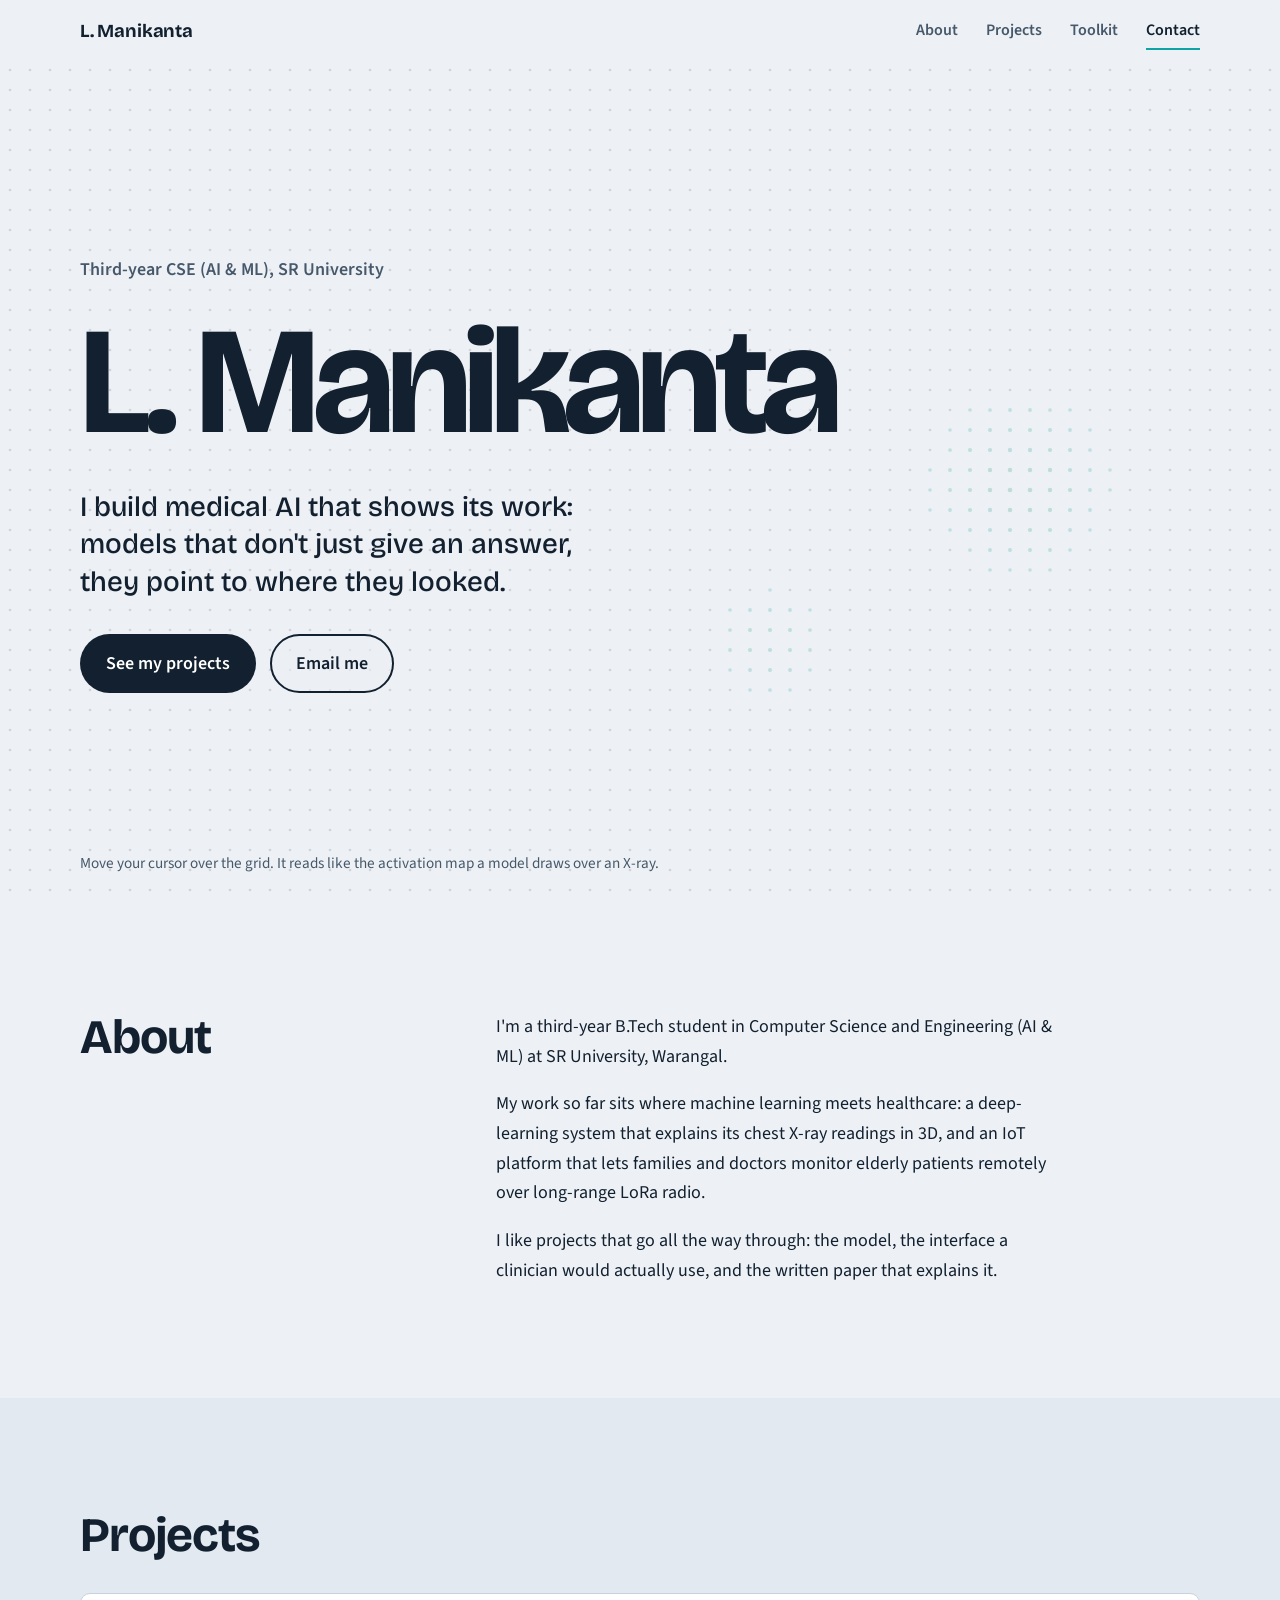
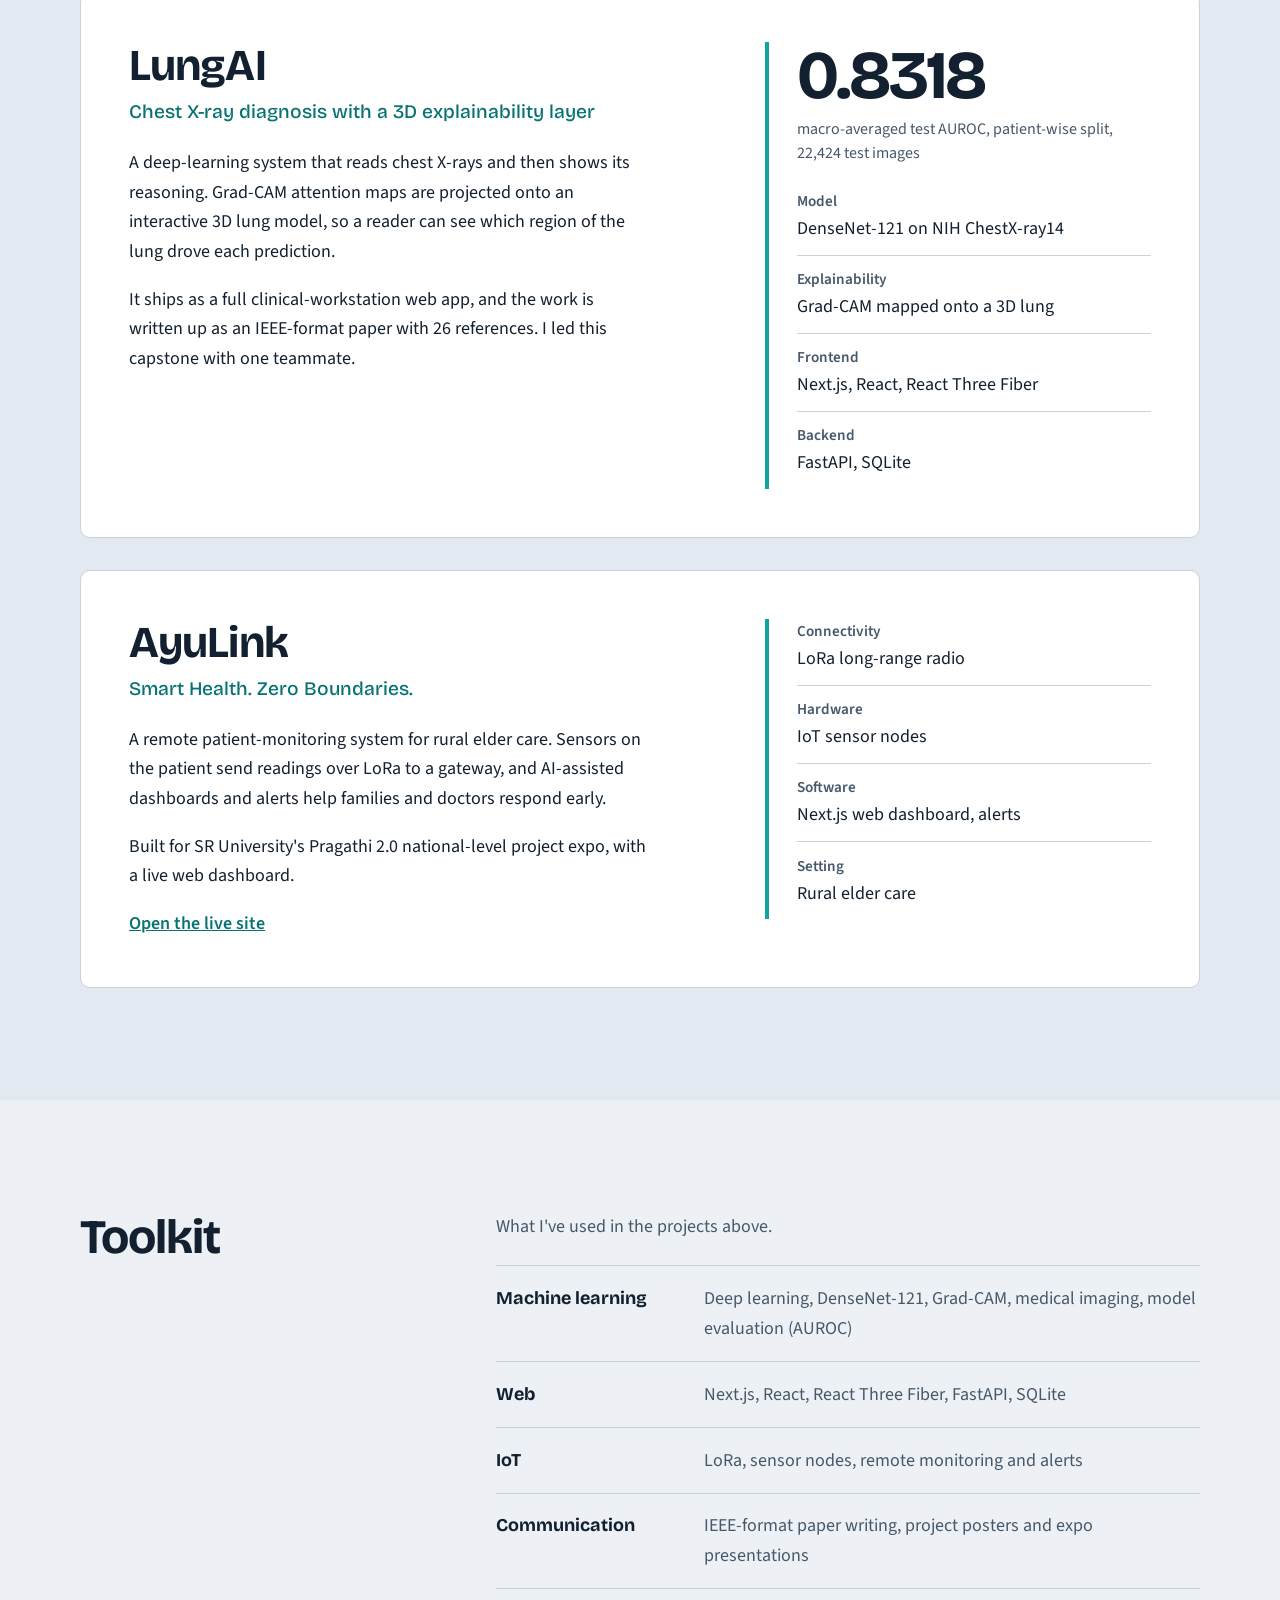
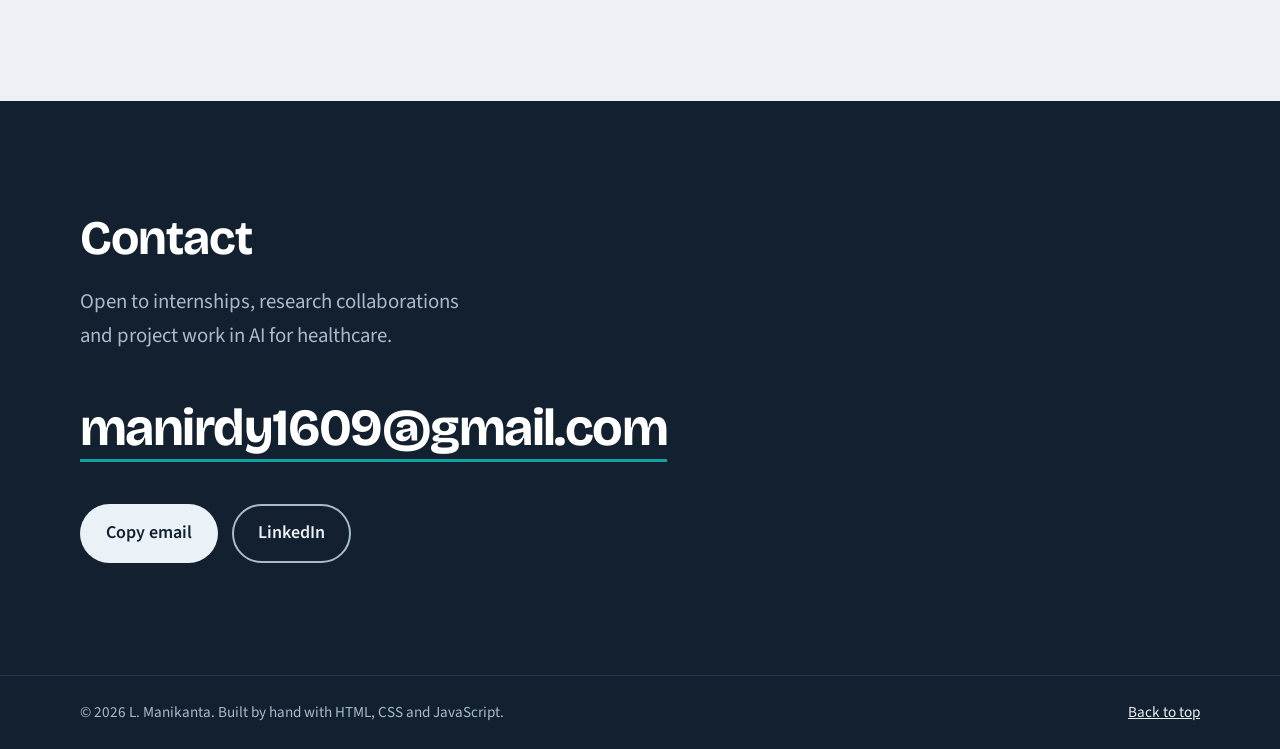
<file: index.html>
<!DOCTYPE html>
<html lang="en">
<head>
  <meta charset="utf-8">
  <meta name="viewport" content="width=device-width, initial-scale=1">
  <title>L. Manikanta | AI &amp; ML Student, SR University</title>
  <meta name="description" content="Portfolio of L. Manikanta, a third-year CSE (AI &amp; ML) student at SR University building medical AI and IoT healthcare systems.">
  <meta name="theme-color" content="#EDF1F5">
  <meta property="og:title" content="L. Manikanta | AI &amp; ML Student">
  <meta property="og:description" content="Medical AI that shows its work: LungAI and AyuLink.">
  <meta property="og:type" content="website">
  <link rel="icon" href="favicon.svg" type="image/svg+xml">
  <link rel="preconnect" href="https://fonts.googleapis.com">
  <link rel="preconnect" href="https://fonts.gstatic.com" crossorigin>
  <link href="https://fonts.googleapis.com/css2?family=Bricolage+Grotesque:opsz,wght@12..96,500;12..96,700&family=Source+Sans+3:wght@400;600&display=swap" rel="stylesheet">
  <link rel="stylesheet" href="style.css">
</head>
<body>
  <a class="skip" href="#main">Skip to content</a>

  <header class="site-header" id="top">
    <div class="wrap bar">
      <a class="brand" href="#top" aria-label="L. Manikanta, back to top">L. Manikanta</a>
      <button class="menu-btn" aria-expanded="false" aria-controls="nav">Menu</button>
      <nav id="nav" class="nav" aria-label="Primary">
        <a href="#about">About</a>
        <a href="#projects">Projects</a>
        <a href="#toolkit">Toolkit</a>
        <a href="#contact">Contact</a>
      </nav>
    </div>
  </header>

  <main id="main">
    <!-- HERO -->
    <section class="hero" id="hero">
      <canvas id="heat" aria-hidden="true"></canvas>
      <div class="wrap hero-inner">
        <p class="hero-kicker">Third-year CSE (AI &amp; ML), SR University</p>
        <h1>L. Manikanta</h1>
        <p class="hero-lead">I build medical AI that shows its work: models that don't just give an answer, they point to where they looked.</p>
        <div class="hero-actions">
          <a class="btn btn-primary" href="#projects">See my projects</a>
          <a class="btn btn-ghost" href="mailto:manirdy1609@gmail.com">Email me</a>
        </div>
      </div>
      <p class="hero-hint wrap">Move your cursor over the grid. It reads like the activation map a model draws over an X-ray.</p>
    </section>

    <!-- ABOUT -->
    <section class="section" id="about">
      <div class="wrap split">
        <h2>About</h2>
        <div class="prose">
          <p>I'm a third-year B.Tech student in Computer Science and Engineering (AI &amp; ML) at SR University, Warangal.</p>
          <p>My work so far sits where machine learning meets healthcare: a deep-learning system that explains its chest X-ray readings in 3D, and an IoT platform that lets families and doctors monitor elderly patients remotely over long-range LoRa radio.</p>
          <p>I like projects that go all the way through: the model, the interface a clinician would actually use, and the written paper that explains it.</p>
        </div>
      </div>
    </section>

    <!-- PROJECTS -->
    <section class="section section-tint" id="projects">
      <div class="wrap">
        <h2>Projects</h2>

        <article class="project">
          <div class="project-main">
            <h3>LungAI</h3>
            <p class="project-sub">Chest X-ray diagnosis with a 3D explainability layer</p>
            <p>A deep-learning system that reads chest X-rays and then shows its reasoning. Grad-CAM attention maps are projected onto an interactive 3D lung model, so a reader can see which region of the lung drove each prediction.</p>
            <p>It ships as a full clinical-workstation web app, and the work is written up as an IEEE-format paper with 26 references. I led this capstone with one teammate.</p>
          </div>
          <aside class="project-side" aria-label="LungAI key facts">
            <p class="metric"><span class="metric-num">0.8318</span><span class="metric-label">macro-averaged test AUROC, patient-wise split, 22,424 test images</span></p>
            <dl class="facts">
              <div><dt>Model</dt><dd>DenseNet-121 on NIH ChestX-ray14</dd></div>
              <div><dt>Explainability</dt><dd>Grad-CAM mapped onto a 3D lung</dd></div>
              <div><dt>Frontend</dt><dd>Next.js, React, React Three Fiber</dd></div>
              <div><dt>Backend</dt><dd>FastAPI, SQLite</dd></div>
            </dl>
          </aside>
        </article>

        <article class="project">
          <div class="project-main">
            <h3>AyuLink</h3>
            <p class="project-sub">Smart Health. Zero Boundaries.</p>
            <p>A remote patient-monitoring system for rural elder care. Sensors on the patient send readings over LoRa to a gateway, and AI-assisted dashboards and alerts help families and doctors respond early.</p>
            <p>Built for SR University's Pragathi 2.0 national-level project expo, with a live web dashboard.</p>
            <p><a class="link" href="https://fight-club-ht-01.vercel.app/" target="_blank" rel="noopener">Open the live site</a></p>
          </div>
          <aside class="project-side" aria-label="AyuLink key facts">
            <dl class="facts">
              <div><dt>Connectivity</dt><dd>LoRa long-range radio</dd></div>
              <div><dt>Hardware</dt><dd>IoT sensor nodes</dd></div>
              <div><dt>Software</dt><dd>Next.js web dashboard, alerts</dd></div>
              <div><dt>Setting</dt><dd>Rural elder care</dd></div>
            </dl>
          </aside>
        </article>
      </div>
    </section>

    <!-- TOOLKIT -->
    <section class="section" id="toolkit">
      <div class="wrap split">
        <h2>Toolkit</h2>
        <div>
          <p class="prose-lead">What I've used in the projects above.</p>
          <dl class="toolkit">
            <div><dt>Machine learning</dt><dd>Deep learning, DenseNet-121, Grad-CAM, medical imaging, model evaluation (AUROC)</dd></div>
            <div><dt>Web</dt><dd>Next.js, React, React Three Fiber, FastAPI, SQLite</dd></div>
            <div><dt>IoT</dt><dd>LoRa, sensor nodes, remote monitoring and alerts</dd></div>
            <div><dt>Communication</dt><dd>IEEE-format paper writing, project posters and expo presentations</dd></div>
          </dl>
        </div>
      </div>
    </section>

    <!-- CONTACT -->
    <section class="section section-ink" id="contact">
      <div class="wrap">
        <h2>Contact</h2>
        <p class="contact-lead">Open to internships, research collaborations and project work in AI for healthcare.</p>
        <p class="contact-mail">
          <a href="mailto:manirdy1609@gmail.com" id="mail">manirdy1609@gmail.com</a>
        </p>
        <div class="contact-actions">
          <button class="btn btn-light" id="copy" type="button">Copy email</button>
          <a class="btn btn-outline" href="https://www.linkedin.com/in/manikanta-reddy-93186135a" target="_blank" rel="noopener">LinkedIn</a>
        </div>
        <p class="sr-only" id="copy-status" role="status" aria-live="polite"></p>
      </div>
    </section>
  </main>

  <footer class="site-footer">
    <div class="wrap">
      <p>&copy; <span id="year">2026</span> L. Manikanta. Built by hand with HTML, CSS and JavaScript.</p>
      <p><a href="#top">Back to top</a></p>
    </div>
  </footer>

  <script src="main.js"></script>
</body>
</html>
</file>
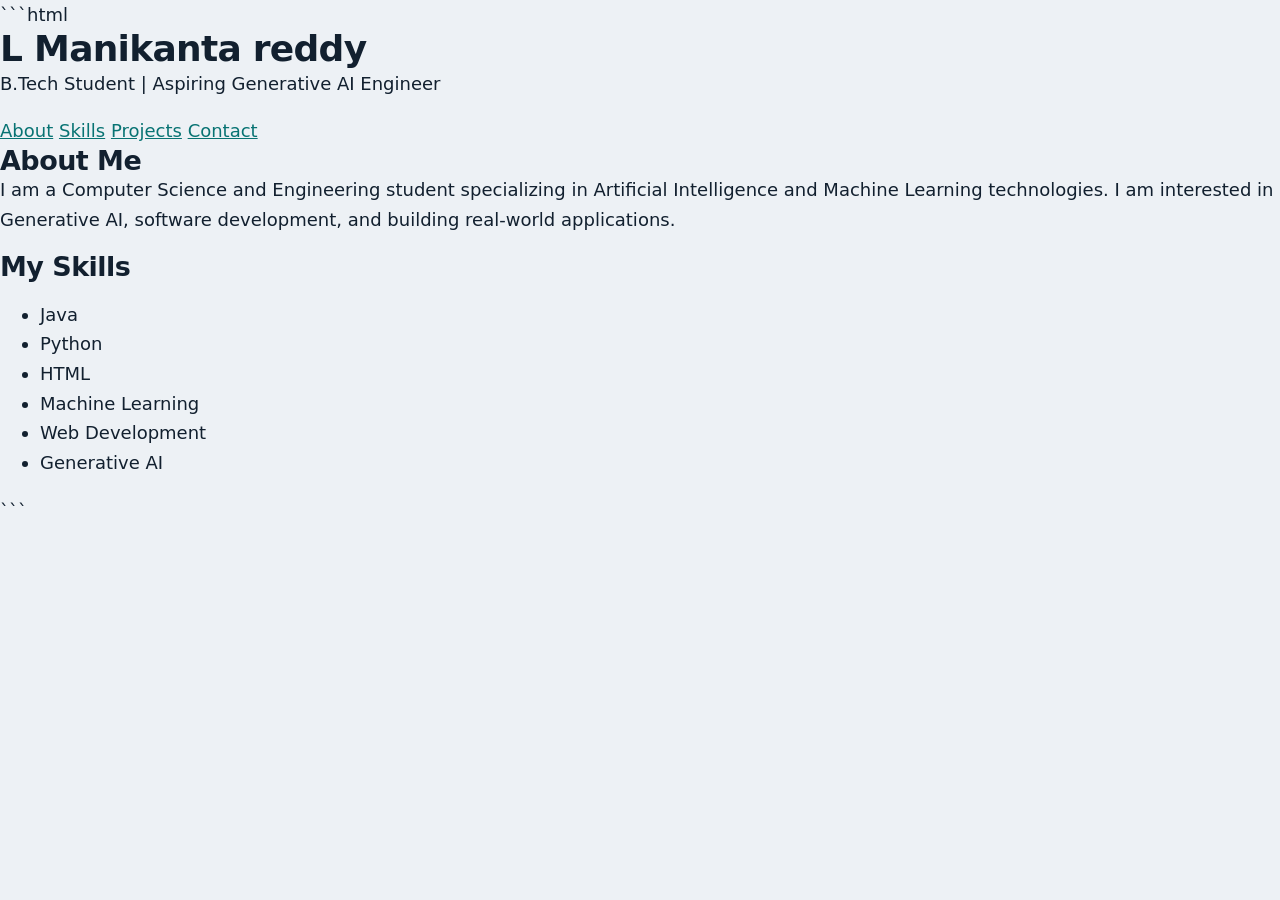
<file: helloo.html>
```html
<!DOCTYPE html>
<html lang="en">
<head>
    <meta charset="UTF-8">
    <meta name="viewport" content="width=device-width, initial-scale=1.0">
    <title>Umender | Portfolio</title>
    <link rel="stylesheet" href="style.css">
</head>
<body>

    <header>
        <h1>L Manikanta reddy</h1>
        <p>B.Tech Student | Aspiring Generative AI Engineer</p>
    </header>

    <nav>
        <a href="#about">About</a>
        <a href="#skills">Skills</a>
        <a href="#projects">Projects</a>
        <a href="#contact">Contact</a>
    </nav>

    <section id="about">
        <h2>About Me</h2>
        <p>
            I am a Computer Science and Engineering student specializing
            in Artificial Intelligence and Machine Learning technologies.
            I am interested in Generative AI, software development,
            and building real-world applications.
        </p>
    </section>

    <section id="skills">
        <h2>My Skills</h2>
        <ul>
            <li>Java</li>
            <li>Python</li>
            <li>HTML</li>
            <li>Machine Learning</li>
            <li>Web Development</li>
            <li>Generative AI</li>
        </ul>
    </section>

</body>
</html>
```
</file>
<file: style.css>
/* ---------- Tokens ---------- */
:root {
  --paper: #EDF1F5;
  --surface: #FFFFFF;
  --tint: #E2E9F0;
  --ink: #12202F;
  --ink-soft: #46586A;
  --line: #C6D2DE;
  --teal: #087373;
  --teal-bright: #0FA3A3;
  --heat: #E8892B;
  --on-ink: #EAF1F7;
  --on-ink-soft: #A9BBCB;

  --font-display: "Bricolage Grotesque", "Segoe UI", system-ui, sans-serif;
  --font-body: "Source Sans 3", "Segoe UI", system-ui, sans-serif;

  --wrap: 1120px;
  --radius: 10px;
  --header-h: 64px;
}

/* ---------- Base ---------- */
*, *::before, *::after { box-sizing: border-box; }
html { scroll-behavior: smooth; scroll-padding-top: var(--header-h); }
body {
  margin: 0;
  background: var(--paper);
  color: var(--ink);
  font-family: var(--font-body);
  font-size: 1.125rem;
  line-height: 1.65;
  -webkit-font-smoothing: antialiased;
}
h1, h2, h3 { font-family: var(--font-display); line-height: 1.08; margin: 0; letter-spacing: -0.02em; }
p { margin: 0 0 1em; }
a { color: var(--teal); }
a:hover { color: var(--ink); }
:focus-visible { outline: 3px solid var(--heat); outline-offset: 3px; border-radius: 4px; }

.wrap { width: min(var(--wrap), 100% - 3rem); margin-inline: auto; }
.skip { position: absolute; left: -999px; top: 0; background: var(--ink); color: #fff; padding: .6rem 1rem; z-index: 100; }
.skip:focus { left: 1rem; top: 1rem; }
.sr-only { position: absolute; width: 1px; height: 1px; overflow: hidden; clip: rect(0 0 0 0); white-space: nowrap; }

/* ---------- Header ---------- */
.site-header {
  position: fixed; inset: 0 0 auto 0; height: var(--header-h); z-index: 50;
  background: rgba(237, 241, 245, .86);
  backdrop-filter: blur(10px);
  border-bottom: 1px solid transparent;
  transition: border-color .2s;
}
.site-header.scrolled { border-bottom-color: var(--line); }
.bar { height: 100%; display: flex; align-items: center; justify-content: space-between; }
.brand { font-family: var(--font-display); font-weight: 700; font-size: 1.15rem; color: var(--ink); text-decoration: none; letter-spacing: -0.01em; }
.nav { display: flex; gap: 1.75rem; }
.nav a { color: var(--ink-soft); text-decoration: none; font-weight: 600; font-size: 1rem; padding: .25rem 0; border-bottom: 2px solid transparent; }
.nav a:hover { color: var(--ink); }
.nav a.active { color: var(--ink); border-bottom-color: var(--teal-bright); }
.menu-btn { display: none; font: inherit; font-weight: 600; background: none; border: 1px solid var(--line); border-radius: 999px; padding: .35rem 1rem; color: var(--ink); cursor: pointer; }

/* ---------- Hero ---------- */
.hero {
  position: relative;
  min-height: 100svh;
  display: flex; flex-direction: column; justify-content: center;
  padding: calc(var(--header-h) + 3rem) 0 4rem;
  overflow: hidden;
}
#heat { position: absolute; inset: 0; width: 100%; height: 100%; display: block; }
.hero-inner { position: relative; pointer-events: none; }
.hero-inner a { pointer-events: auto; }
.hero-kicker { font-weight: 600; color: var(--ink-soft); margin-bottom: 1rem; }
.hero h1 { font-size: clamp(3.4rem, 12vw, 9.5rem); font-weight: 700; letter-spacing: -0.045em; margin-bottom: 1.5rem; }
.hero-lead { max-width: 30ch; font-size: clamp(1.3rem, 2.6vw, 1.75rem); line-height: 1.35; color: var(--ink); margin-bottom: 2rem; font-family: var(--font-display); font-weight: 500; }
.hero-actions { display: flex; flex-wrap: wrap; gap: .85rem; }
.hero-hint { position: absolute; left: 50%; bottom: 1.5rem; transform: translateX(-50%); font-size: .95rem; color: var(--ink-soft); margin: 0; pointer-events: none; }

/* ---------- Buttons ---------- */
.btn { display: inline-block; font: inherit; font-weight: 600; text-decoration: none; padding: .8rem 1.5rem; border-radius: 999px; border: 2px solid transparent; cursor: pointer; transition: background .15s, color .15s, border-color .15s; }
.btn-primary { background: var(--ink); color: #fff; }
.btn-primary:hover { background: var(--teal); color: #fff; }
.btn-ghost { border-color: var(--ink); color: var(--ink); background: rgba(237,241,245,.6); }
.btn-ghost:hover { background: var(--ink); color: #fff; }
.btn-light { background: var(--on-ink); color: var(--ink); }
.btn-light:hover { background: #fff; color: var(--ink); }
.btn-outline { border-color: var(--on-ink-soft); color: var(--on-ink); }
.btn-outline:hover { border-color: #fff; color: #fff; }

/* ---------- Sections ---------- */
.section { padding: clamp(4rem, 9vw, 7rem) 0; }
.section-tint { background: var(--tint); }
.section h2 { font-size: clamp(2rem, 4.5vw, 3rem); }
.split { display: grid; grid-template-columns: 1fr 2fr; gap: 2rem 4rem; align-items: start; }
.prose { max-width: 62ch; }
.prose p:last-child { margin-bottom: 0; }
.prose-lead { color: var(--ink-soft); }

/* ---------- Projects ---------- */
.project {
  display: grid; grid-template-columns: 1.5fr 1fr; gap: 2rem 3.5rem;
  background: var(--surface);
  border: 1px solid var(--line);
  border-radius: var(--radius);
  padding: clamp(1.5rem, 4vw, 3rem);
  margin-top: 2rem;
}
.project h3 { font-size: clamp(2rem, 4vw, 2.75rem); }
.project-sub { font-family: var(--font-display); font-weight: 500; color: var(--teal); font-size: 1.2rem; margin: .4rem 0 1.25rem; }
.project-main p { max-width: 58ch; }
.project-main p:last-child { margin-bottom: 0; }
.link { font-weight: 600; }
.project-side { border-left: 4px solid var(--teal-bright); padding-left: 1.75rem; align-self: start; }
.metric { margin: 0 0 1.5rem; }
.metric-num { display: block; font-family: var(--font-display); font-weight: 700; font-size: clamp(3rem, 6vw, 4.25rem); line-height: 1; letter-spacing: -0.03em; color: var(--ink); }
.metric-label { display: block; margin-top: .5rem; font-size: 1rem; line-height: 1.45; color: var(--ink-soft); }
.facts { margin: 0; }
.facts div { padding: .7rem 0; border-top: 1px solid var(--line); }
.facts div:first-child { border-top: 0; padding-top: 0; }
.facts dt { font-weight: 600; font-size: .95rem; color: var(--ink-soft); }
.facts dd { margin: 0; }

/* ---------- Toolkit ---------- */
.toolkit { margin: 1.5rem 0 0; }
.toolkit div { display: grid; grid-template-columns: 11rem 1fr; gap: 1rem 2rem; padding: 1.1rem 0; border-top: 1px solid var(--line); }
.toolkit div:last-child { border-bottom: 1px solid var(--line); }
.toolkit dt { font-family: var(--font-display); font-weight: 700; }
.toolkit dd { margin: 0; color: var(--ink-soft); }

/* ---------- Contact ---------- */
.section-ink { background: var(--ink); color: var(--on-ink); }
.section-ink h2 { color: #fff; }
.contact-lead { max-width: 40ch; color: var(--on-ink-soft); font-size: 1.3rem; margin: 1.25rem 0 2rem; }
.contact-mail { margin-bottom: 2rem; }
.contact-mail a { font-family: var(--font-display); font-weight: 700; font-size: clamp(1.5rem, 5.2vw, 3.25rem); letter-spacing: -0.03em; color: #fff; text-decoration: none; border-bottom: 3px solid var(--teal-bright); overflow-wrap: anywhere; }
.contact-mail a:hover { color: var(--teal-bright); }
.contact-actions { display: flex; flex-wrap: wrap; gap: .85rem; }

/* ---------- Footer ---------- */
.site-footer { background: var(--ink); color: var(--on-ink-soft); border-top: 1px solid #243449; padding: 1.5rem 0; font-size: .95rem; }
.site-footer .wrap { display: flex; flex-wrap: wrap; justify-content: space-between; gap: .5rem 2rem; }
.site-footer p { margin: 0; }
.site-footer a { color: var(--on-ink); }

/* ---------- Responsive ---------- */
@media (max-width: 860px) {
  .split, .project { grid-template-columns: 1fr; }
  .project-side { border-left: 0; border-top: 4px solid var(--teal-bright); padding: 1.5rem 0 0; }
  .toolkit div { grid-template-columns: 1fr; gap: .25rem; }
  .menu-btn { display: block; }
  .nav {
    position: absolute; top: var(--header-h); left: 0; right: 0;
    flex-direction: column; gap: 0;
    background: var(--paper); border-bottom: 1px solid var(--line);
    padding: .5rem 1.5rem 1rem;
    display: none;
  }
  .nav.open { display: flex; }
  .nav a { padding: .8rem 0; border-bottom: 1px solid var(--line); }
  .hero-hint { width: calc(100% - 3rem); text-align: left; transform: translateX(-50%); }
}

@media (prefers-reduced-motion: reduce) {
  html { scroll-behavior: auto; }
  * { transition: none !important; }
}
</file>
